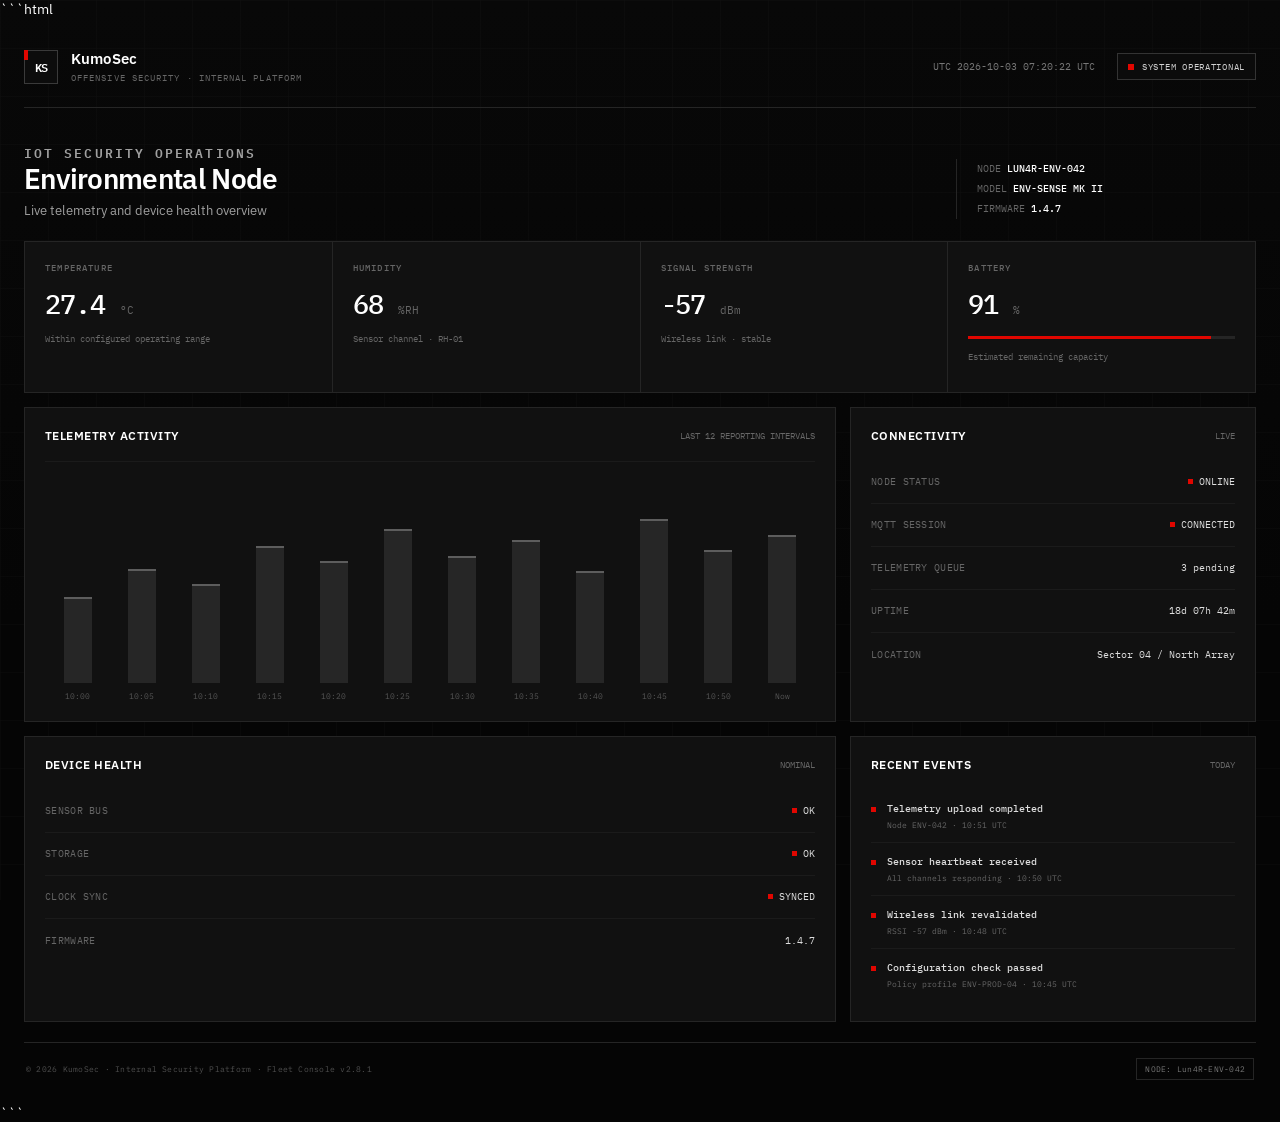
<file: web/lunar-ctf-2026-finals/silent-telemetry/landing-page.html>
```html
<!doctype html>
<html lang="en">
<head>
  <meta charset="utf-8">
  <meta name="viewport" content="width=device-width, initial-scale=1">
  <title>KumoSec — Device Security Console</title>

  <style>
    @import url('https://fonts.googleapis.com/css2?family=IBM+Plex+Mono:wght@400;500;600&family=IBM+Plex+Sans:wght@400;500;600;700&display=swap');

    :root {
      --bg: #050505;
      --surface: #0a0a0a;
      --panel: #111111;
      --panel-alt: #151515;
      --border: #252525;
      --border-soft: #1b1b1b;

      --text: #ffffff;
      --text-secondary: #a0a0a0;
      --text-muted: #666666;

      --red: #e10600;
      --red-bright: #ff1a1a;
      --red-soft: rgba(225, 6, 0, 0.12);

      --green: #d6d6d6;

      --mono: "IBM Plex Mono", "SFMono-Regular", Consolas, monospace;
      --sans: "IBM Plex Sans", Inter, system-ui, -apple-system, BlinkMacSystemFont,
        "Segoe UI", sans-serif;
    }

    * {
      box-sizing: border-box;
    }

    html {
      background: var(--bg);
    }

    body {
      margin: 0;
      min-height: 100vh;
      background:
        linear-gradient(
          180deg,
          #080808 0%,
          #050505 55%,
          #050505 100%
        );
      color: var(--text);
      font-family: var(--sans);
      font-size: 14px;
    }

    body::before {
      content: "";
      position: fixed;
      inset: 0;
      pointer-events: none;
      opacity: 0.035;
      background-image:
        linear-gradient(rgba(255,255,255,.5) 1px, transparent 1px),
        linear-gradient(90deg, rgba(255,255,255,.5) 1px, transparent 1px);
      background-size: 48px 48px;
    }

    /* --------------------------------------------------
       SHELL
    -------------------------------------------------- */

    .shell {
      width: min(1380px, calc(100% - 48px));
      margin: 0 auto;
      padding: 26px 0 24px;
      position: relative;
      z-index: 1;
    }

    /* --------------------------------------------------
       TOP NAV
    -------------------------------------------------- */

    .top {
      min-height: 64px;
      display: flex;
      align-items: center;
      justify-content: space-between;
      border-bottom: 1px solid var(--border);
      padding-bottom: 18px;
      margin-bottom: 34px;
    }

    .brand {
      display: flex;
      align-items: center;
      gap: 13px;
    }

    .mark {
      width: 34px;
      height: 34px;
      display: grid;
      place-items: center;
      border: 1px solid #3a3a3a;
      background: #0c0c0c;
      color: var(--text);
      font-family: var(--mono);
      font-size: 12px;
      font-weight: 600;
      letter-spacing: -1px;
      position: relative;
    }

    .mark::before {
      content: "";
      position: absolute;
      left: -1px;
      top: -1px;
      width: 4px;
      height: 10px;
      background: var(--red);
    }

    .brand h1 {
      margin: 0;
      font-size: 15px;
      line-height: 1;
      font-weight: 600;
      letter-spacing: .01em;
    }

    .brand p {
      margin: 6px 0 0;
      color: var(--text-muted);
      font-family: var(--mono);
      font-size: 9px;
      letter-spacing: .12em;
      text-transform: uppercase;
    }

    .topright {
      display: flex;
      align-items: center;
      gap: 22px;
      color: var(--text-secondary);
      font-family: var(--mono);
      font-size: 10px;
    }

    .clock {
      color: #777;
    }

    .pill {
      display: inline-flex;
      align-items: center;
      gap: 8px;
      border: 1px solid #333;
      background: #0b0b0b;
      color: #d0d0d0;
      padding: 7px 10px;
      font-family: var(--mono);
      font-size: 9px;
      letter-spacing: .08em;
      text-transform: uppercase;
    }

    .dot {
      width: 6px;
      height: 6px;
      background: var(--red);
      display: block;
    }

    /* --------------------------------------------------
       PAGE HEADER
    -------------------------------------------------- */

    .hero {
      display: flex;
      justify-content: space-between;
      align-items: flex-end;
      gap: 30px;
      margin-bottom: 22px;
    }

    .eyebrow {
      margin: 0 0 9px;
      color: var(--red);
      font-family: var(--mono);
      font-size: 9px;
      font-weight: 600;
      letter-spacing: .16em;
      text-transform: uppercase;
    }

    .hero h2 {
      margin: 0 0 7px;
      font-size: 28px;
      line-height: 1.1;
      font-weight: 600;
      letter-spacing: -.025em;
    }

    .hero p {
      margin: 0;
      color: var(--text-secondary);
      font-size: 13px;
    }

    .device-meta {
      min-width: 300px;
      padding-left: 20px;
      border-left: 1px solid var(--border);
      color: var(--text-muted);
      font-family: var(--mono);
      font-size: 10px;
      line-height: 2;
      text-transform: uppercase;
    }

    .device-meta b {
      color: var(--text);
      font-weight: 500;
    }

    /* --------------------------------------------------
       KPI GRID
    -------------------------------------------------- */

    .grid {
      display: grid;
      grid-template-columns: repeat(4, 1fr);
      gap: 1px;
      background: var(--border);
      border: 1px solid var(--border);
    }

    .card {
      background: var(--panel);
      border: 1px solid var(--border);
      padding: 20px;
    }

    .grid > .card {
      border: 0;
      min-height: 150px;
    }

    .label {
      color: var(--text-muted);
      font-family: var(--mono);
      font-size: 9px;
      font-weight: 500;
      letter-spacing: .13em;
      text-transform: uppercase;
    }

    .value {
      margin-top: 13px;
      font-family: var(--mono);
      font-size: 27px;
      font-weight: 500;
      letter-spacing: -.04em;
    }

    .unit {
      color: var(--text-muted);
      font-family: var(--mono);
      font-size: 11px;
      font-weight: 400;
      letter-spacing: 0;
    }

    .mini {
      margin-top: 12px;
      color: var(--text-muted);
      font-family: var(--mono);
      font-size: 9px;
    }

    .bar {
      height: 3px;
      margin-top: 15px;
      background: #252525;
      overflow: hidden;
    }

    .bar span {
      display: block;
      height: 100%;
      width: 91%;
      background: var(--red);
    }

    /* --------------------------------------------------
       MAIN LAYOUT
    -------------------------------------------------- */

    .main {
      display: grid;
      grid-template-columns: 2fr 1fr;
      gap: 14px;
      margin-top: 14px;
    }

    .section-title {
      display: flex;
      align-items: center;
      justify-content: space-between;
      gap: 15px;
      margin-bottom: 18px;
    }

    .section-title h3 {
      margin: 0;
      font-size: 12px;
      font-weight: 600;
      letter-spacing: .04em;
      text-transform: uppercase;
    }

    .section-title span {
      color: var(--text-muted);
      font-family: var(--mono);
      font-size: 9px;
      text-transform: uppercase;
    }

    /* --------------------------------------------------
       TELEMETRY
    -------------------------------------------------- */

    .telemetry {
      height: 240px;
      display: flex;
      align-items: flex-end;
      padding: 15px 4px 0;
      border-top: 1px solid var(--border-soft);
    }

    .bars {
      height: 190px;
      width: 100%;
      display: flex;
      align-items: flex-end;
      gap: 7px;
    }

    .barcol {
      flex: 1;
      height: 100%;
      display: flex;
      flex-direction: column;
      justify-content: flex-end;
      align-items: center;
      gap: 8px;
    }

    .barcol i {
      display: block;
      width: 100%;
      max-width: 28px;
      min-height: 18px;
      background: #292929;
      border-top: 2px solid #666;
      opacity: .9;
      transition: background .18s ease, border-color .18s ease;
    }

    .barcol:hover i {
      background: var(--red);
      border-color: var(--red-bright);
    }

    .barcol small {
      color: #555;
      font-family: var(--mono);
      font-size: 8px;
      white-space: nowrap;
    }

    /* --------------------------------------------------
       DATA ROWS
    -------------------------------------------------- */

    .rows {
      display: grid;
    }

    .row {
      min-height: 43px;
      display: flex;
      align-items: center;
      justify-content: space-between;
      gap: 15px;
      padding: 10px 0;
      border-bottom: 1px solid var(--border-soft);
      font-family: var(--mono);
      font-size: 10px;
    }

    .row:last-child {
      border-bottom: 0;
    }

    .row span:first-child {
      color: var(--text-muted);
      text-transform: uppercase;
      letter-spacing: .03em;
    }

    .row span:last-child {
      color: #ddd;
      text-align: right;
    }

    .ok {
      color: #ddd !important;
      position: relative;
    }

    .ok::before {
      content: "";
      display: inline-block;
      width: 5px;
      height: 5px;
      margin-right: 6px;
      background: var(--red);
      vertical-align: 1px;
    }

    .amber {
      color: var(--red) !important;
    }

    /* --------------------------------------------------
       EVENTS
    -------------------------------------------------- */

    .events {
      display: grid;
      gap: 0;
    }

    .event {
      min-height: 52px;
      display: flex;
      gap: 11px;
      align-items: flex-start;
      padding: 12px 0;
      border-bottom: 1px solid var(--border-soft);
    }

    .event:last-child {
      border-bottom: 0;
    }

    .event-dot {
      width: 5px;
      height: 5px;
      flex: none;
      margin-top: 5px;
      background: var(--red);
    }

    .event b {
      display: block;
      color: #ddd;
      font-family: var(--mono);
      font-size: 10px;
      font-weight: 500;
    }

    .event small {
      display: block;
      margin-top: 5px;
      color: var(--text-muted);
      font-family: var(--mono);
      font-size: 8px;
    }

    /* --------------------------------------------------
       FOOTER
    -------------------------------------------------- */

    .footer {
      display: flex;
      align-items: center;
      justify-content: space-between;
      gap: 20px;
      margin-top: 20px;
      padding: 15px 2px 0;
      border-top: 1px solid var(--border);
      color: #4f4f4f;
      font-family: var(--mono);
      font-size: 8px;
      letter-spacing: .03em;
    }

    .tag {
      padding: 5px 8px;
      border: 1px solid #252525;
      color: #777;
      font-family: var(--mono);
      font-size: 8px;
    }

    /* --------------------------------------------------
       RESPONSIVE
    -------------------------------------------------- */

    @media (max-width: 900px) {
      .grid {
        grid-template-columns: repeat(2, 1fr);
      }

      .main {
        grid-template-columns: 1fr;
      }

      .hero {
        align-items: flex-start;
      }

      .device-meta {
        min-width: 0;
      }
    }

    @media (max-width: 600px) {
      .shell {
        width: min(100% - 30px, 1380px);
        padding-top: 16px;
      }

      .top {
        align-items: flex-start;
      }

      .topright {
        gap: 0;
      }

      .clock {
        display: none;
      }

      .hero {
        display: block;
      }

      .hero h2 {
        font-size: 23px;
      }

      .device-meta {
        margin-top: 18px;
        padding: 12px 0 0;
        border-left: 0;
        border-top: 1px solid var(--border);
      }

      .grid {
        grid-template-columns: 1fr 1fr;
      }

      .grid > .card {
        min-height: 135px;
        padding: 16px;
      }

      .value {
        font-size: 21px;
      }

      .telemetry {
        overflow-x: auto;
      }

      .bars {
        min-width: 600px;
      }

      .footer {
        align-items: flex-start;
        flex-direction: column;
      }
    }

    @media (max-width: 420px) {
      .grid {
        grid-template-columns: 1fr;
      }

      .pill {
        padding: 6px 8px;
      }

      .hero h2 {
        font-size: 21px;
      }
    }
  </style>
</head>

<body>

  <div class="shell">

    <!-- TOP NAVIGATION -->

    <header class="top">

      <div class="brand">
        <div class="mark">KS</div>

        <div>
          <h1>KumoSec</h1>
          <p>Offensive Security · Internal Platform</p>
        </div>
      </div>

      <div class="topright">
        <span class="clock">UTC 2026-10-03 07:20:22 UTC</span>

        <span class="pill">
          <i class="dot"></i>
          System Operational
        </span>
      </div>

    </header>


    <!-- PAGE HEADER -->

    <section class="hero">

      <div>
        <p class="eyebrow">IoT Security Operations</p>

        <h2>Environmental Node</h2>

        <p>
          Live telemetry and device health overview
        </p>
      </div>

      <div class="device-meta">
        NODE <b>Lun4R-ENV-042</b><br>
        MODEL <b>ENV-SENSE Mk II</b><br>
        FIRMWARE <b>1.4.7</b>
      </div>

    </section>


    <!-- DEVICE METRICS -->

    <section class="grid">

      <div class="card">
        <div class="label">Temperature</div>

        <div class="value">
          27.4
          <span class="unit">°C</span>
        </div>

        <div class="mini">
          Within configured operating range
        </div>
      </div>


      <div class="card">
        <div class="label">Humidity</div>

        <div class="value">
          68
          <span class="unit">%RH</span>
        </div>

        <div class="mini">
          Sensor channel · RH-01
        </div>
      </div>


      <div class="card">
        <div class="label">Signal Strength</div>

        <div class="value">
          -57
          <span class="unit">dBm</span>
        </div>

        <div class="mini">
          Wireless link · stable
        </div>
      </div>


      <div class="card">
        <div class="label">Battery</div>

        <div class="value">
          91
          <span class="unit">%</span>
        </div>

        <div class="bar">
          <span></span>
        </div>

        <div class="mini">
          Estimated remaining capacity
        </div>
      </div>

    </section>


    <!-- MAIN OPERATIONS AREA -->

    <section class="main">

      <!-- TELEMETRY -->

      <div class="card">

        <div class="section-title">
          <h3>Telemetry Activity</h3>
          <span>Last 12 Reporting Intervals</span>
        </div>

        <div class="telemetry">

          <div class="bars">

            <div class="barcol">
              <i style="height:45%"></i>
              <small>10:00</small>
            </div>

            <div class="barcol">
              <i style="height:60%"></i>
              <small>10:05</small>
            </div>

            <div class="barcol">
              <i style="height:52%"></i>
              <small>10:10</small>
            </div>

            <div class="barcol">
              <i style="height:72%"></i>
              <small>10:15</small>
            </div>

            <div class="barcol">
              <i style="height:64%"></i>
              <small>10:20</small>
            </div>

            <div class="barcol">
              <i style="height:81%"></i>
              <small>10:25</small>
            </div>

            <div class="barcol">
              <i style="height:67%"></i>
              <small>10:30</small>
            </div>

            <div class="barcol">
              <i style="height:75%"></i>
              <small>10:35</small>
            </div>

            <div class="barcol">
              <i style="height:59%"></i>
              <small>10:40</small>
            </div>

            <div class="barcol">
              <i style="height:86%"></i>
              <small>10:45</small>
            </div>

            <div class="barcol">
              <i style="height:70%"></i>
              <small>10:50</small>
            </div>

            <div class="barcol">
              <i style="height:78%"></i>
              <small>Now</small>
            </div>

          </div>

        </div>

      </div>


      <!-- CONNECTIVITY -->

      <div class="card">

        <div class="section-title">
          <h3>Connectivity</h3>
          <span>Live</span>
        </div>

        <div class="rows">

          <div class="row">
            <span>Node Status</span>
            <span class="ok">ONLINE</span>
          </div>

          <div class="row">
            <span>MQTT Session</span>
            <span class="ok">CONNECTED</span>
          </div>

          <div class="row">
            <span>Telemetry Queue</span>
            <span>3 pending</span>
          </div>

          <div class="row">
            <span>Uptime</span>
            <span>18d 07h 42m</span>
          </div>

          <div class="row">
            <span>Location</span>
            <span>Sector 04 / North Array</span>
          </div>

        </div>

      </div>


      <!-- DEVICE HEALTH -->

      <div class="card">

        <div class="section-title">
          <h3>Device Health</h3>
          <span>Nominal</span>
        </div>

        <div class="rows">

          <div class="row">
            <span>Sensor Bus</span>
            <span class="ok">OK</span>
          </div>

          <div class="row">
            <span>Storage</span>
            <span class="ok">OK</span>
          </div>

          <div class="row">
            <span>Clock Sync</span>
            <span class="ok">SYNCED</span>
          </div>

          <div class="row">
            <span>Firmware</span>
            <span>1.4.7</span>
          </div>

        </div>

      </div>


      <!-- RECENT EVENTS -->

      <div class="card">

        <div class="section-title">
          <h3>Recent Events</h3>
          <span>Today</span>
        </div>

        <div class="events">

          <div class="event">
            <i class="event-dot"></i>

            <div>
              <b>Telemetry upload completed</b>
              <small>Node ENV-042 · 10:51 UTC</small>
            </div>
          </div>


          <div class="event">
            <i class="event-dot"></i>

            <div>
              <b>Sensor heartbeat received</b>
              <small>All channels responding · 10:50 UTC</small>
            </div>
          </div>


          <div class="event">
            <i class="event-dot"></i>

            <div>
              <b>Wireless link revalidated</b>
              <small>RSSI -57 dBm · 10:48 UTC</small>
            </div>
          </div>


          <div class="event">
            <i class="event-dot"></i>

            <div>
              <b>Configuration check passed</b>
              <small>Policy profile ENV-PROD-04 · 10:45 UTC</small>
            </div>
          </div>

        </div>

      </div>

    </section>


    <!-- FOOTER -->

    <footer class="footer">

      <span>
        © 2026 KumoSec · Internal Security Platform · Fleet Console v2.8.1
      </span>

      <span class="tag">
        NODE: Lun4R-ENV-042
      </span>

    </footer>

  </div>

</body>
</html>
```
</file>
